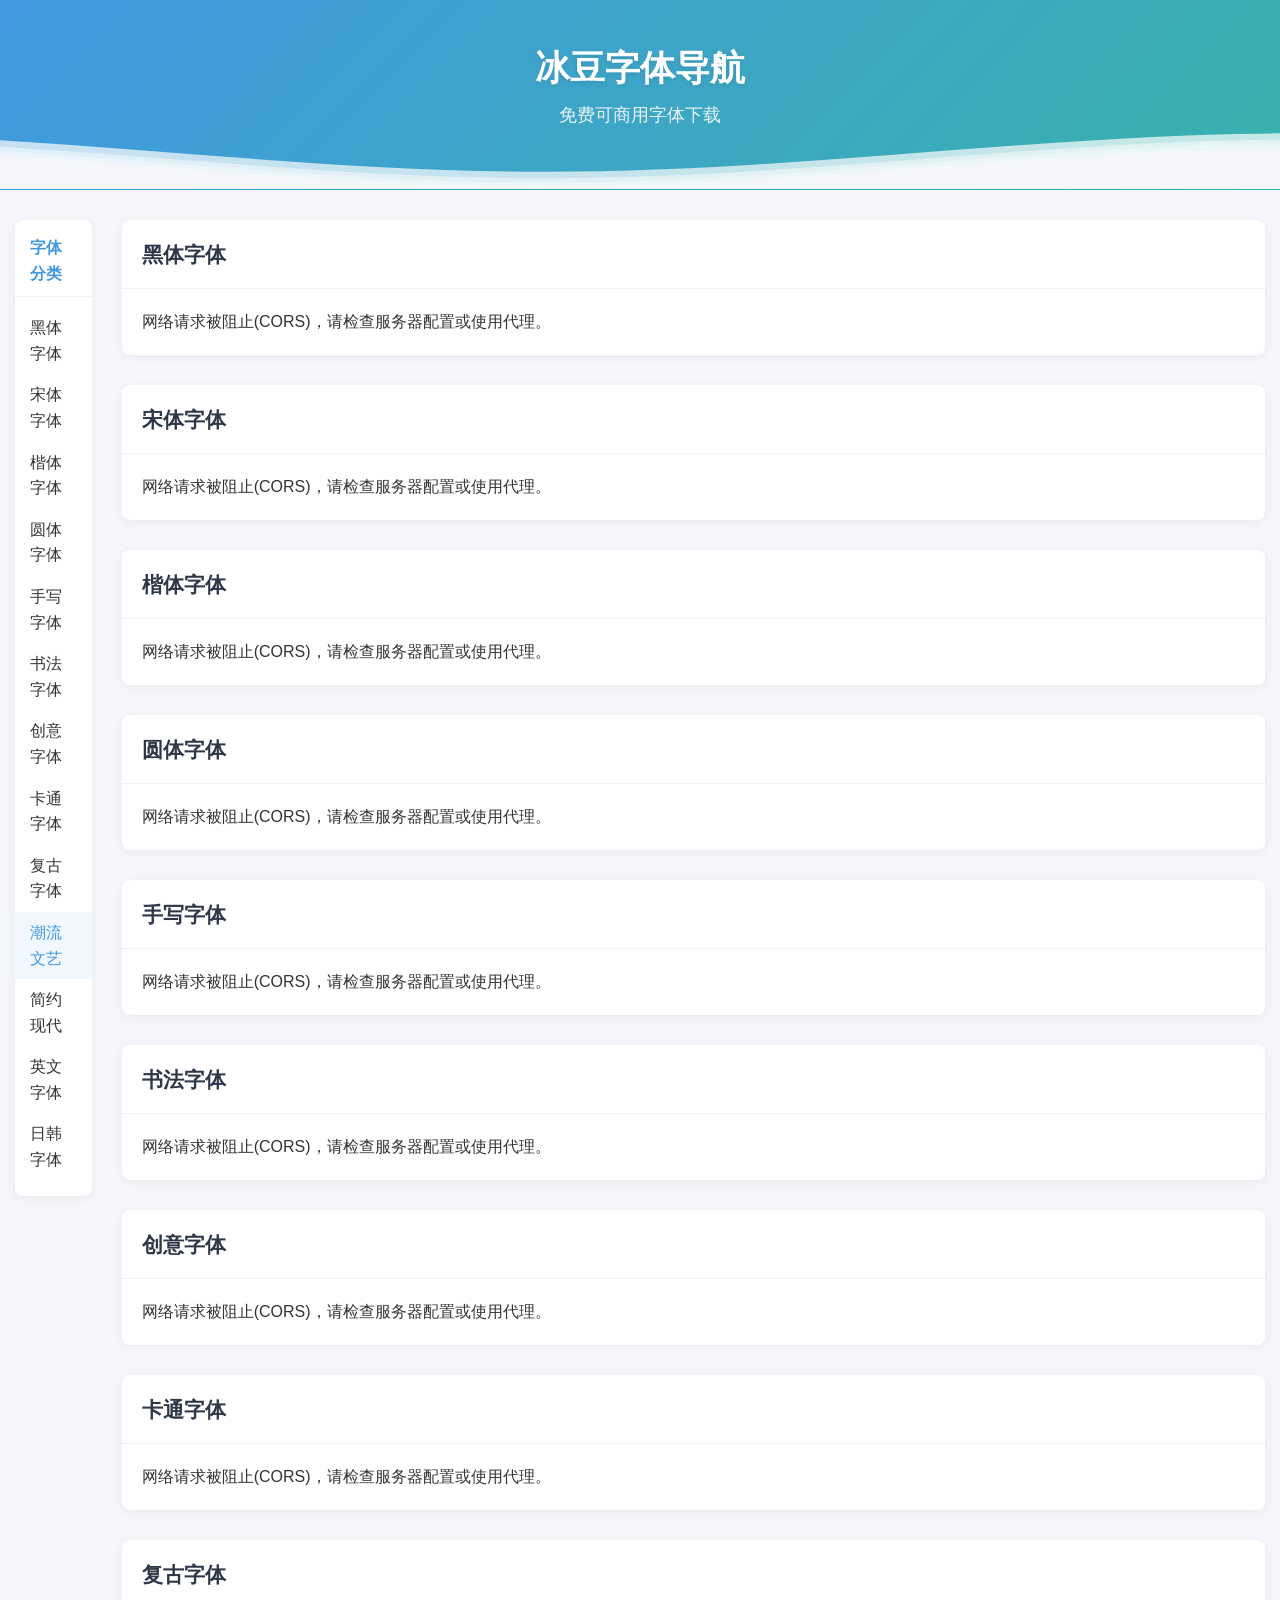
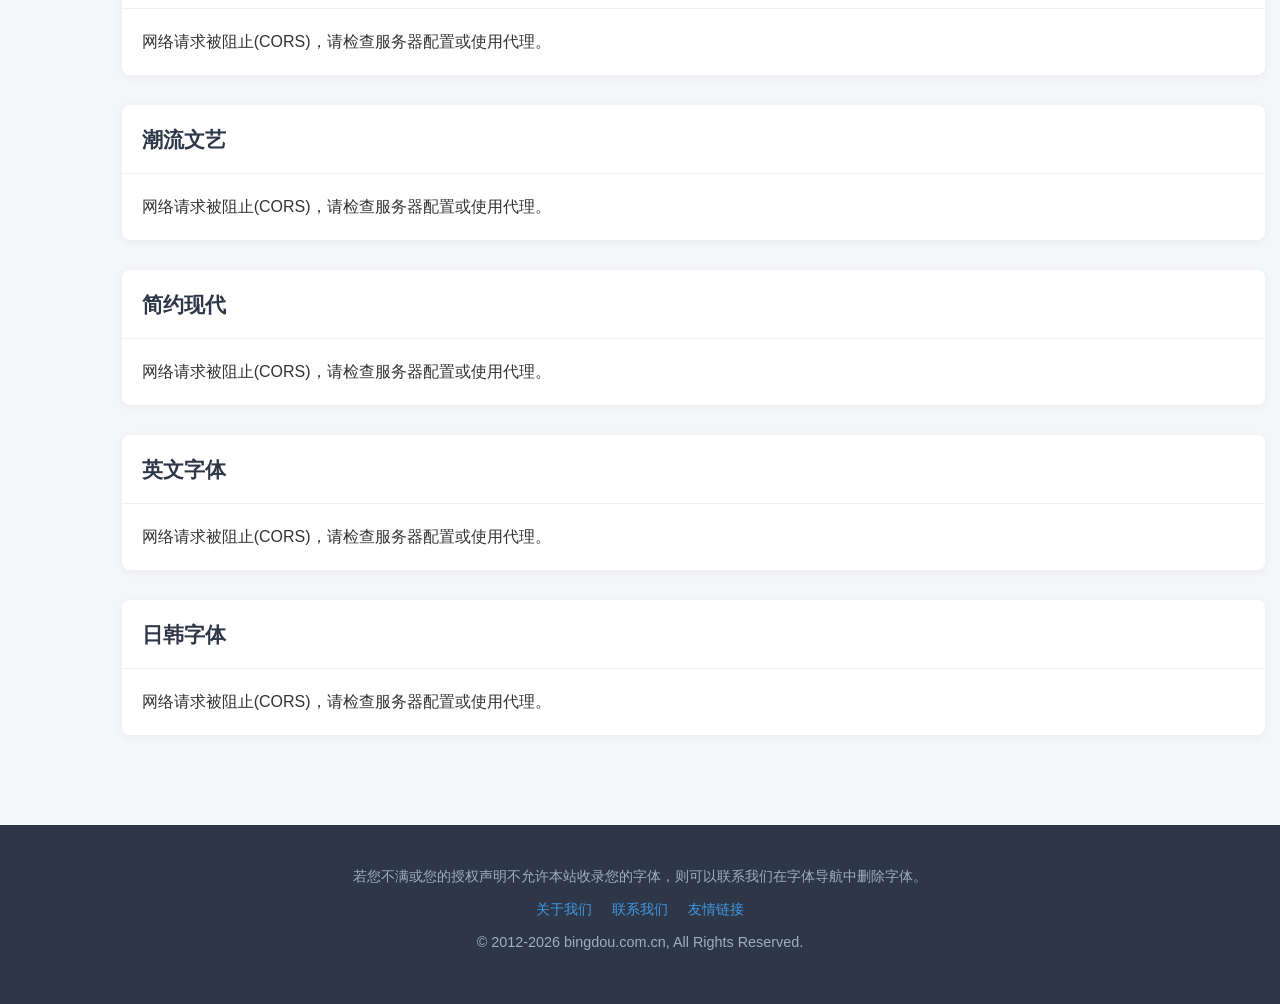
<file: index.html>
<!DOCTYPE html>
<html lang="zh-CN">
<head>
<meta charset="utf-8">
<meta name="viewport" content="width=device-width, initial-scale=1, user-scalable=no">
<meta http-equiv="X-UA-Compatible" content="ie=edge">
<title>冰豆字体导航 - 免费可商用字体下载</title>
<meta name="description" content="冰豆字体导航分享最新的免费可商用字体下载。">
<meta name="Keywords" content="字体下载,中文字体,英文字体,手写字体,免费字体下载,免费商用字体,免版权字体,无版权字体">
<style>
* {margin:0;padding:0;box-sizing:border-box;font-family:"Microsoft YaHei",sans-serif;}
body {background-color:#f5f6fa;color:#333;line-height:1.6;}
a {text-decoration:none;color:inherit;}
ul,ol,dl {list-style:none;}
.container {width:100%;max-width:1500px;margin:0 auto;padding:0 15px;}
.row {display:flex;flex-wrap:wrap;margin:0 -15px;}
.col-md-1,.col-md-11 {padding:0 15px;}
.col-md-1 {width:8.333%;}
.col-md-11 {width:91.666%;}
/*头部样式*/
.site-header {position:relative;background:linear-gradient(135deg,#4299e1,#38b2ac);color:#fff;text-align:center;padding-top:40px;overflow:hidden;}
.box-text h1 {font-size:2.2rem;margin-bottom:5px;text-shadow:0 2px 4px rgba(0,0,0,0.1);}
.box-text p {font-size:1.1rem;opacity:0.9;}
.waves {position:relative;width:100%;height:10vh;margin-bottom:-7px;min-height:60px;max-height:60px;}
.parallax > use {animation:move-forever 25s cubic-bezier(.55,.5,.45,.5) infinite;}
.parallax > use:nth-child(1) {animation-delay:-2s;animation-duration:7s;}
.parallax > use:nth-child(2) {animation-delay:-3s;animation-duration:10s;}
.parallax > use:nth-child(3) {animation-delay:-4s;animation-duration:13s;}
.parallax > use:nth-child(4) {animation-delay:-5s;animation-duration:20s;}
@keyframes move-forever {0% {transform:translate3d(-90px,0,0);}
100% {transform:translate3d(85px,0,0);}
}
@media (max-width:768px) {.waves {height:40px;min-height:40px;}
}
/*侧边栏样式*/
.sidebar {position:sticky;top:30px;align-self:flex-start;height:fit-content;}
.content-sidebar {background:#fff;border-radius:8px;box-shadow:0 2px 10px rgba(0,0,0,0.05);padding:15px 0;}
#goto dt {padding:0 15px 10px;border-bottom:1px solid #f0f0f0;margin-bottom:10px;font-weight:bold;color:#4299e1;}
#goto dd {padding:8px 15px;transition:all 0.3s ease;}
#goto dd:hover,#goto dd.current {background:#f0f7ff;color:#4299e1;}
#goto dd a {display:block;width:100%;}
/*主内容区样式*/
.content {padding:30px 0;}
.part-cat-block {background:#fff;border-radius:8px;box-shadow:0 2px 10px rgba(0,0,0,0.05);margin-bottom:30px;overflow:hidden;}
.c-title {padding:15px 20px;border-bottom:1px solid #f0f0f0;display:flex;justify-content:space-between;align-items:center;}
.c-title .l strong {font-size:1.3rem;color:#2d3748;}
.c-content {padding:20px;}
.c-loop.flex {display:flex;flex-wrap:wrap;gap:20px;}
.part-item-font {width:calc(16.666% - 17px);border:1px solid #f0f0f0;border-radius:8px;overflow:hidden;transition:all 0.3s ease;}
.part-item-font:hover {transform:translateY(-5px);box-shadow:0 5px 15px rgba(0,0,0,0.1);}
.item-thumb {width:100%;height:120px;background:#f8f9fa;display:flex;align-items:center;justify-content:center;}
.thumb-img img {width:100%;padding:0 10px;}
.item-title {padding:12px 10px 5px;font-size:1rem;font-weight:600;}
.item-desc {padding:0 10px 8px;font-size:0.85rem;color:#718096;display:-webkit-box;-webkit-line-clamp:2;-webkit-box-orient:vertical;overflow:hidden;}
.item-tag {padding:0 10px 12px;}
.tag {display:inline-block;padding:2px 8px;background:#e8f4f8;color:#4299e1;font-size:0.75rem;border-radius:12px;}
/*加载状态样式*/
.loading {width:100%;padding:60px 0;text-align:center;}
.loading-spinner {width:40px;height:40px;margin:0 auto 15px;border:4px solid #f0f7ff;border-top:4px solid #4299e1;border-radius:50%;animation:spin 1s linear infinite;}
@keyframes spin {0% {transform:rotate(0deg);}
100% {transform:rotate(360deg);}
}
.error,.no-results {width:100%;padding:60px 0;text-align:center;color:#718096;font-size:1rem;}
/*底部样式*/
.footer-copyright {background:#2d3748;color:#a0aec0;padding:40px 0;margin-top:30px;}
.footer-copyright .container p {text-align:center;margin-bottom:10px;font-size:0.9rem;}
.footer-copyright a {color:#4299e1;margin:0 8px;transition:color 0.3s ease;}
.footer-copyright a:hover {color:#38b2ac;}
/*响应式样式*/
@media (max-width:1200px) {.part-item-font {width:calc(20% - 16px);}
}
@media (max-width:992px) {.col-md-1 {width:100%;margin-bottom:20px;}
.col-md-11 {width:100%;}
.sidebar {position:static;top:auto;}
.part-item-font {width:calc(25% - 15px);}
}
@media (max-width:768px) {.box-text h1 {font-size:2rem;}
.part-item-font {width:calc(33.333% - 14px);}
}
@media (max-width:576px) {.part-item-font {width:calc(50% - 10px);}
.c-title .l strong {font-size:1.1rem;}
.footer-copyright .container p {font-size:0.8rem;}
}
</style>
</head>
<body>
<header class="site-header">
    <div class="box-text">
        <h1>冰豆字体导航</h1>
        <p>免费可商用字体下载</p>
    </div>
	<svg class="waves" xmlns="http://www.w3.org/2000/svg" xmlns:xlink="http://www.w3.org/1999/xlink" viewBox="0 24 150 28" preserveAspectRatio="none" shape-rendering="auto">
        <defs><path id="gentle-wave" d="M-160 44c30 0 58-18 88-18s 58 18 88 18 58-18 88-18 58 18 88 18 v44h-352z" /></defs>
        <g class="parallax">
            <use xlink:href="#gentle-wave" x="48" y="0" fill="rgba(255,255,255,0.7" />
            <use xlink:href="#gentle-wave" x="48" y="3" fill="rgba(255,255,255,0.5)" />
            <use xlink:href="#gentle-wave" x="48" y="5" fill="rgba(255,255,255,0.3)" />
            <use xlink:href="#gentle-wave" x="48" y="7" fill="#f5f6fa" />
        </g>
    </svg>
</header>
<!-- 内容区域 -->
<section class="content">
    <div class="container">
        <div class="row">
            <!-- 侧边栏导航 -->
            <div class="col-md-1 sidebar">
                <div class="content-sidebar">
                    <dl id="goto"></dl>
                </div>
            </div>

            <!-- 主内容区 -->
            <div class="col-md-11">
                <!-- 黑体字体 -->
                <div class="part-cat-block part-cat-block-font">
                    <h2 class="c-title part" id="black" data-title="黑体字体">
                        <div class="l"><strong>黑体字体</strong></div>
                        <div class="r"></div>
                    </h2>
                    <div class="c-content">
                        <div class="c-loop c-loop-font flex" id="heiti-container">
                            <div class="loading">
                                <div class="loading-spinner"></div>
                                <p>加载字体中...</p>
                            </div>
                        </div>
                    </div>
                </div>

                <!-- 宋体字体 -->
                <div class="part-cat-block part-cat-block-font">
                    <h2 class="c-title part" id="verdana" data-title="宋体字体">
                        <div class="l"><strong>宋体字体</strong></div>
                        <div class="r"></div>
                    </h2>
                    <div class="c-content">
                        <div class="c-loop c-loop-font flex" id="songti-container">
                            <div class="loading">
                                <div class="loading-spinner"></div>
                                <p>加载字体中...</p>
                            </div>
                        </div>
                    </div>
                </div>

                <!-- 楷体字体 -->
                <div class="part-cat-block part-cat-block-font">
                    <h2 class="c-title part" id="kaiti" data-title="楷体字体">
                        <div class="l"><strong>楷体字体</strong></div>
                        <div class="r"></div>
                    </h2>
                    <div class="c-content">
                        <div class="c-loop c-loop-font flex" id="kaiti-container">
                            <div class="loading">
                                <div class="loading-spinner"></div>
                                <p>加载字体中...</p>
                            </div>
                        </div>
                    </div>
                </div>

                <!-- 圆体字体 -->
                <div class="part-cat-block part-cat-block-font">
                    <h2 class="c-title part" id="yuanti" data-title="圆体字体">
                        <div class="l"><strong>圆体字体</strong></div>
                        <div class="r"></div>
                    </h2>
                    <div class="c-content">
                        <div class="c-loop c-loop-font flex" id="yuanti-container">
                            <div class="loading">
                                <div class="loading-spinner"></div>
                                <p>加载字体中...</p>
                            </div>
                        </div>
                    </div>
                </div>

                <!-- 手写字体 -->
                <div class="part-cat-block part-cat-block-font">
                    <h2 class="c-title part" id="shouxie" data-title="手写字体">
                        <div class="l"><strong>手写字体</strong></div>
                        <div class="r"></div>
                    </h2>
                    <div class="c-content">
                        <div class="c-loop c-loop-font flex" id="shouxieti-container">
                            <div class="loading">
                                <div class="loading-spinner"></div>
                                <p>加载字体中...</p>
                            </div>
                        </div>
                    </div>
                </div>

                <!-- 书法字体 -->
                <div class="part-cat-block part-cat-block-font">
                    <h2 class="c-title part" id="shufa" data-title="书法字体">
                        <div class="l"><strong>书法字体</strong></div>
                        <div class="r"></div>
                    </h2>
                    <div class="c-content">
                        <div class="c-loop c-loop-font flex" id="shufati-container">
                            <div class="loading">
                                <div class="loading-spinner"></div>
                                <p>加载字体中...</p>
                            </div>
                        </div>
                    </div>
                </div>

                <!-- 创意字体 -->
                <div class="part-cat-block part-cat-block-font">
                    <h2 class="c-title part" id="chuangyi" data-title="创意字体">
                        <div class="l"><strong>创意字体</strong></div>
                        <div class="r"></div>
                    </h2>
                    <div class="c-content">
                        <div class="c-loop c-loop-font flex" id="chuangyiti-container">
                            <div class="loading">
                                <div class="loading-spinner"></div>
                                <p>加载字体中...</p>
                            </div>
                        </div>
                    </div>
                </div>

                <!-- 卡通字体 -->
                <div class="part-cat-block part-cat-block-font">
                    <h2 class="c-title part" id="katong" data-title="卡通字体">
                        <div class="l"><strong>卡通字体</strong></div>
                        <div class="r"></div>
                    </h2>
                    <div class="c-content">
                        <div class="c-loop c-loop-font flex" id="katongti-container">
                            <div class="loading">
                                <div class="loading-spinner"></div>
                                <p>加载字体中...</p>
                            </div>
                        </div>
                    </div>
                </div>

                <!-- 复古字体 -->
                <div class="part-cat-block part-cat-block-font">
                    <h2 class="c-title part" id="fugu" data-title="复古字体">
                        <div class="l"><strong>复古字体</strong></div>
                        <div class="r"></div>
                    </h2>
                    <div class="c-content">
                        <div class="c-loop c-loop-font flex" id="fuguti-container">
                            <div class="loading">
                                <div class="loading-spinner"></div>
                                <p>加载字体中...</p>
                            </div>
                        </div>
                    </div>
                </div>

                <!-- 潮流文艺 -->
                <div class="part-cat-block part-cat-block-font">
                    <h2 class="c-title part" id="chaoliu" data-title="潮流文艺">
                        <div class="l"><strong>潮流文艺</strong></div>
                        <div class="r"></div>
                    </h2>
                    <div class="c-content">
                        <div class="c-loop c-loop-font flex" id="wenyiti-container">
                            <div class="loading">
                                <div class="loading-spinner"></div>
                                <p>加载字体中...</p>
                            </div>
                        </div>
                    </div>
                </div>

                <!-- 简约现代 -->
                <div class="part-cat-block part-cat-block-font">
                    <h2 class="c-title part" id="xiandai" data-title="简约现代">
                        <div class="l"><strong>简约现代</strong></div>
                        <div class="r"></div>
                    </h2>
                    <div class="c-content">
                        <div class="c-loop c-loop-font flex" id="xiandaiti-container">
                            <div class="loading">
                                <div class="loading-spinner"></div>
                                <p>加载字体中...</p>
                            </div>
                        </div>
                    </div>
                </div>

                <!-- 英文字体 -->
                <div class="part-cat-block part-cat-block-font">
                    <h2 class="c-title part" id="english" data-title="英文字体">
                        <div class="l"><strong>英文字体</strong></div>
                        <div class="r"></div>
                    </h2>
                    <div class="c-content">
                        <div class="c-loop c-loop-font flex" id="yingwenti-container">
                            <div class="loading">
                                <div class="loading-spinner"></div>
                                <p>加载字体中...</p>
                            </div>
                        </div>
                    </div>
                </div>

                <!-- 日韩字体 -->
                <div class="part-cat-block part-cat-block-font">
                    <h2 class="c-title part" id="tihan" data-title="日韩字体">
                        <div class="l"><strong>日韩字体</strong></div>
                        <div class="r"></div>
                    </h2>
                    <div class="c-content">
                        <div class="c-loop c-loop-font flex" id="rihanti-container">
                            <div class="loading">
                                <div class="loading-spinner"></div>
                                <p>加载字体中...</p>
                            </div>
                        </div>
                    </div>
                </div>

            </div>
        </div>
    </div>
</section>
<footer class="footer-copyright">
    <div class="container">
        <p>若您不满或您的授权声明不允许本站收录您的字体，则可以联系我们在字体导航中删除字体。</p>
        <p><span><a href="https://bingdou.cc/" rel="nofollow">关于我们</a></span> <span><a href="https://api.bingdou.com.cn/qq/im/?qq=77696199" rel="nofollow">联系我们</a></span> <span><a href="https://mail.qq.com/cgi-bin/qm_share?t=qm_mailme&email=77696199@qq.com" rel="nofollow">友情链接</a></span></p>
        <p>© 2012-<script>document.write((new Date).getFullYear())</script> bingdou.com.cn, All Rights Reserved.</p>
    </div>
</footer>
<script>
    // 字体分类配置（与接口ID对应）
    const fontCategories = [
        { id: 'heiti', name: '黑体字体', containerId: 'heiti-container', titleId: 'black' },
        { id: 'songti', name: '宋体字体', containerId: 'songti-container', titleId: 'verdana' },
        { id: 'kaiti', name: '楷体字体', containerId: 'kaiti-container', titleId: 'kaiti' },
        { id: 'yuanti', name: '圆体字体', containerId: 'yuanti-container', titleId: 'yuanti' },
        { id: 'shouxieti', name: '手写字体', containerId: 'shouxieti-container', titleId: 'shouxie' },
        { id: 'shufati', name: '书法字体', containerId: 'shufati-container', titleId: 'shufa' },
        { id: 'chuangyiti', name: '创意字体', containerId: 'chuangyiti-container', titleId: 'chuangyi' },
        { id: 'katongti', name: '卡通字体', containerId: 'katongti-container', titleId: 'katong' },
        { id: 'fuguti', name: '复古字体', containerId: 'fuguti-container', titleId: 'fugu' },
        { id: 'wenyiti', name: '潮流文艺', containerId: 'wenyiti-container', titleId: 'chaoliu' },
        { id: 'xiandaiti', name: '简约现代', containerId: 'xiandaiti-container', titleId: 'xiandai' },
        { id: 'yingwenti', name: '英文字体', containerId: 'yingwenti-container', titleId: 'english' },
        { id: 'rihanti', name: '日韩字体', containerId: 'rihanti-container', titleId: 'tihan' }
    ];

    // API基础URL
    const API_BASE = 'https://json.bingdou.com.cn/font/list/?id=';
    const DEFAULT_THUMB = 'https://gh.bingdou.com.cn/gh/yellowside/jquery/img/thumb.jpg';

    // 页面加载完成后执行
    document.addEventListener('DOMContentLoaded', () => {
        initApp();
    });

    // 初始化应用
    async function initApp() {
        generateSidebarNav();
        await loadAllFontCategories();
        initScrollHighlight();
    }

    // 生成侧边栏导航
    function generateSidebarNav() {
        const gotoContainer = document.getElementById('goto');
        if (!gotoContainer) return;

        const navHtml = ['<dt><span class="show-list">字体分类</span></dt>'];
        
        fontCategories.forEach(category => {
            navHtml.push(`
                <dd><a href="#${category.titleId}" class="auto-scroll" data-offset="-20">${category.name}</a></dd>
            `);
        });
        
        gotoContainer.innerHTML = navHtml.join('');
    }

    // 加载所有字体分类
    async function loadAllFontCategories() {
        const loadPromises = fontCategories.map(category => 
            loadFontCategory(category.id, category.containerId)
        );
        
        try {
            await Promise.all(loadPromises);
        } catch (error) {
            console.error('加载字体分类时出错:', error);
        }
    }

    // 加载单个字体分类数据
    async function loadFontCategory(categoryId, containerId) {
        const container = document.getElementById(containerId);
        if (!container) return;

        // 显示加载中状态
        container.innerHTML = '<div class="loading">正在加载...</div>';

        try {
            const response = await fetch(`${API_BASE}${categoryId}`);
            
            if (!response.ok) {
                throw new Error(`HTTP error! status: ${response.status}`);
            }
            
            const data = await response.json();
            
            // 调试信息：在控制台打印返回的数据，方便检查
            console.log(`API返回数据 (${categoryId}):`, data);
            
            // 更健壮的数据验证和渲染
            let fontList = [];
            if (data && data.data && Array.isArray(data.data.list)) {
                fontList = data.data.list;
            } else if (data && Array.isArray(data.list)) { // 兼容可能的数据结构
                fontList = data.list;
            }

            if (fontList.length > 0) {
                renderFontList(fontList, container);
            } else {
                // 如果数据为空或结构不符，显示无结果
                container.innerHTML = '<div class="no-results">暂无字体数据</div>';
            }

        } catch (error) {
            console.error(`加载${categoryId}字体失败:`, error);
            // 提供更详细的错误信息给用户
            let errorMessage = '加载数据失败，请检查网络连接或稍后重试。';
            if (error.message.includes('Failed to fetch')) {
                errorMessage = '网络请求被阻止(CORS)，请检查服务器配置或使用代理。';
            }
            container.innerHTML = `<div class="load-error">${errorMessage}</div>`;
        }
    }

    // 渲染字体列表
    function renderFontList(fonts, container) {
        const fragment = document.createDocumentFragment();
        
        fonts.forEach(font => {
            const fontItem = createFontItem(font);
            fragment.appendChild(fontItem);
        });
        
        container.innerHTML = '';
        container.appendChild(fragment);
    }

    // 创建字体项元素
    function createFontItem(font) {
        const fontItem = document.createElement('div');
        fontItem.className = 'part-item-font f-item p-item';
        
        const fontId = font.id || Math.random().toString(36).substr(2, 9);
        const imgSrc = font.img || DEFAULT_THUMB;
        const fontName = font.name || '未知字体';
        const fontDesc = font.desc || '暂无描述';
        const fontTag = font.tag || '免费商用';
        
        fontItem.innerHTML = `
            <a class="f-box" href="./show/?id=${fontId}" target="_blank">
                <div class="item-thumb bg-0">
                    <i class="thumb thumb-img">
                        <img src="${imgSrc}" alt="${fontName}" loading="lazy" />
                    </i>
                </div>
                <h3 class="item-title"><strong class="title">${fontName}</strong></h3>
                <div class="item-desc">${fontDesc}</div>
                <div class="item-tag"><span class="tag tag-914809d0">${fontTag}</span></div>
            </a>
        `;
        
        return fontItem;
    }

    // 初始化滚动高亮
    function initScrollHighlight() {
        const parts = document.querySelectorAll('.part');
        const navItems = document.querySelectorAll('#goto dd');
        
        if (!parts.length || !navItems.length) return;
        
        const throttledScroll = throttle(() => {
            const scrollTop = window.pageYOffset || document.documentElement.scrollTop;
            
            parts.forEach((part, index) => {
                const partTop = part.offsetTop - 50;
                const partBottom = partTop + part.offsetHeight;
                
                if (scrollTop >= partTop && scrollTop < partBottom) {
                    navItems.forEach(item => item.classList.remove('current'));
                    navItems[index]?.classList.add('current');
                }
            });
        }, 100);
        
        window.addEventListener('scroll', throttledScroll);
    }

    // 节流函数
    function throttle(func, delay) {
        let timeoutId;
        let lastExecTime = 0;
        
        return function(...args) {
            const currentTime = Date.now();
            
            if (currentTime - lastExecTime > delay) {
                func.apply(this, args);
                lastExecTime = currentTime;
            } else {
                clearTimeout(timeoutId);
                timeoutId = setTimeout(() => {
                    func.apply(this, args);
                    lastExecTime = Date.now();
                }, delay - (currentTime - lastExecTime));
            }
        };
    }
</script>
<script async src="https://019e8b56-6966-7b85-88bf-0d5f23893662.spst2.com/ustat.js"></script>
</body>
</html>
</file>
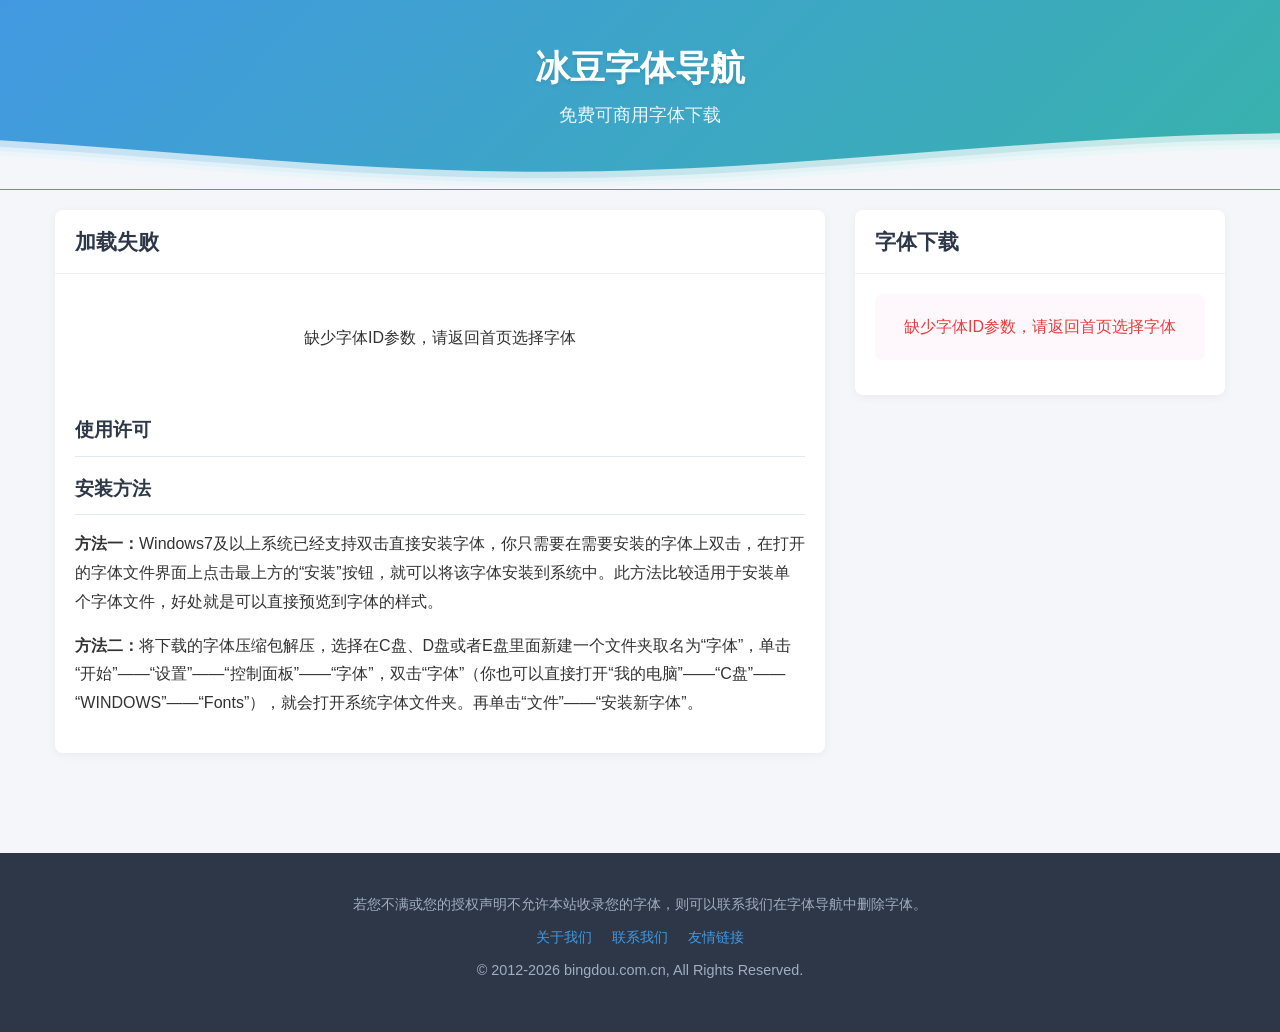
<file: show/index.html>
<!DOCTYPE html>
<html lang="zh-CN">
<head>
<meta charset="utf-8">
<meta name="viewport" content="width=device-width, initial-scale=1, user-scalable=no">
<meta http-equiv="X-UA-Compatible" content="ie=edge">
<title>字体详情 - 冰豆字体导航</title>
<meta name="description" content="免费可商用字体详情页，包含字体预览、下载和使用说明。">
<meta name="Keywords" content="字体详情,免费商用字体,字体下载,字体预览">
<style>
* {margin:0;padding:0;box-sizing:border-box;font-family:"Microsoft YaHei",sans-serif;}
body {background-color:#f5f6fa;color:#333;line-height:1.6;}
a {text-decoration:none;color:inherit;}
ul,ol {list-style:none;}
.container {width:100%;max-width:1200px;margin:0 auto;padding:0 15px;}
.btn {display:inline-block;padding:8px 20px;border-radius:4px;font-weight:600;text-align:center;transition:all 0.3s ease;border:none;cursor:pointer;}
.btn-primary {background:#4299e1;color:#fff;}
.btn-primary:hover {background:#38b2ac;transform:translateY(-2px);box-shadow:0 4px 8px rgba(66,153,225,0.2);}
.card {background:#fff;border-radius:8px;box-shadow:0 2px 10px rgba(0,0,0,0.05);overflow:hidden;margin-bottom:30px;}
.card-header {padding:15px 20px;border-bottom:1px solid #f0f0f0;}
.card-header h2 {font-size:1.3rem;color:#2d3748;}
.card-body {padding:20px;}
.text-muted {color:#718096;}
.tag {display:inline-block;padding:3px 10px;background:#e8f4f8;color:#4299e1;font-size:0.8rem;border-radius:12px;margin-right:8px;margin-bottom:8px;}
/* 头部样式*/
.site-header {position:relative;background:linear-gradient(135deg,#4299e1,#38b2ac);color:#fff;text-align:center;padding-top:40px;overflow:hidden;}
.box-text h1 {font-size:2.2rem;margin-bottom:5px;text-shadow:0 2px 4px rgba(0,0,0,0.1);}
.box-text p {font-size:1.1rem;opacity:0.9;}
.waves {position:relative;width:100%;height:10vh;margin-bottom:-7px;min-height:60px;max-height:60px;}
.parallax > use {animation:move-forever 25s cubic-bezier(.55,.5,.45,.5) infinite;}
.parallax > use:nth-child(1) {animation-delay:-2s;animation-duration:7s;}
.parallax > use:nth-child(2) {animation-delay:-3s;animation-duration:10s;}
.parallax > use:nth-child(3) {animation-delay:-4s;animation-duration:13s;}
.parallax > use:nth-child(4) {animation-delay:-5s;animation-duration:20s;}
@keyframes move-forever {0% {transform:translate3d(-90px,0,0);}
100% {transform:translate3d(85px,0,0);}
}
@media (max-width:768px) {.waves {height:40px;min-height:40px;}
}
/* 主内容区样式*/
.content {padding:20px 0 40px;}
.row {display:flex;flex-wrap:wrap;margin:0 -15px;}
.col-md-8,.col-md-4 {padding:0 15px;}
.col-md-8 {width:66.666%;}
.col-md-4 {width:33.333%;}
/* 详情介绍区*/
.detail-section h3 {font-size:1.2rem;margin-bottom:15px;color:#2d3748;padding-bottom:8px;border-bottom:1px solid #e2e8f0;}
.detail-content {line-height:1.8;font-size:1rem;}
.detail-content p {margin-bottom:15px;}
.detail-content img {max-width:100%;border-radius:8px;margin:15px 0;display:none;}
/* 下载区样式*/
.download-card {position:sticky;top:30px;}
.download-info {padding:15px;background:#f0f7ff;border-radius:8px;margin-bottom:20px;}
.download-info p {margin-bottom:10px;font-size:0.9rem;}
.download-btn {display:block;width:100%;padding:12px 0;font-size:1.1rem;margin-bottom:15px;}
.license-info {background:#f8fafc;padding:15px;border-radius:8px;border:1px solid #e2e8f0;}
.license-info h4 {margin-bottom:10px;font-size:1rem;color:#4a5568;}
.license-info ul {padding-left:20px;}
.license-info li {list-style:disc;margin-bottom:8px;font-size:0.9rem;}
/* 底部样式*/
.footer-copyright {background:#2d3748;color:#a0aec0;padding:40px 0;margin-top:30px;}
.footer-copyright .container p {text-align:center;margin-bottom:10px;font-size:0.9rem;}
.footer-copyright a {color:#4299e1;margin:0 8px;transition:color 0.3s ease;}
.footer-copyright a:hover {color:#38b2ac;}
/* 响应式样式*/
@media (max-width:992px) {.col-md-8,.col-md-4 {width:100%;}
.col-md-4 {margin-top:30px;}
}
@media (max-width:768px) {.box-text h1 {font-size:1.8rem;}
}
@media (max-width:576px) {.card-body {padding:15px;}
}
/* 新增：加载动画样式 */
.loading {text-align:center;padding:30px 0;}
.loading-spinner {display:inline-block;width:40px;height:40px;border:4px solid rgba(66,153,225,0.2);border-top-color:#4299e1;border-radius:50%;animation:spin 1s linear infinite;margin-bottom:15px;}
@keyframes spin {to {transform:rotate(360deg);}
}
/* 新增：错误提示样式 */
.error {text-align:center;color:#e53e3e;padding:20px;background:#fef7fb;border-radius:8px;margin-bottom:15px;}
</style>
</head>
<body>
<header class="site-header">
    <div class="box-text">
        <h1>冰豆字体导航</h1>
        <p>免费可商用字体下载</p>
    </div>
    <svg class="waves" xmlns="http://www.w3.org/2000/svg" xmlns:xlink="http://www.w3.org/1999/xlink" viewBox="0 24 150 28" preserveAspectRatio="none" shape-rendering="auto">
        <defs>
            <path id="gentle-wave" d="M-160 44c30 0 58-18 88-18s 58 18 88 18 58-18 88-18 58 18 88 18 v44h-352z" />
        </defs>
        <g class="parallax">
            <use xlink:href="#gentle-wave" x="48" y="0" fill="rgba(255,255,255,0.7" />
            <use xlink:href="#gentle-wave" x="48" y="3" fill="rgba(255,255,255,0.5)" />
            <use xlink:href="#gentle-wave" x="48" y="5" fill="rgba(255,255,255,0.3)" />
            <use xlink:href="#gentle-wave" x="48" y="7" fill="#f5f6fa" />
        </g>
    </svg>
</header>
<!-- 内容区域 -->
<section class="content">
    <div class="container">
        <div class="row">
            <!-- 左侧主内容 -->
            <div class="col-md-8">
                <!-- 字体详情介绍 -->
                <div class="card detail-section">
                    <div class="card-header">
                        <h2 id="fontName">字体详情</h2>
                    </div>
                    <div class="card-body">
                        <div class="detail-content">
                            <div class="loading" id="imageLoading">
                                <div class="loading-spinner"></div>
                                <p>加载字体预览中...</p>
                            </div>
                            <img id="fontImage" alt="字体预览" style="margin:0 auto;">
                            <p id="fontDescription" style="text-indent:2em;line-height:30px"></p>
                            <h3>使用许可</h3>
                            <p id="fontLicense">加载中...</p>
                            <h3>安装方法</h3>
                            <p><strong>方法一：</strong>Windows7及以上系统已经支持双击直接安装字体，你只需要在需要安装的字体上双击，在打开的字体文件界面上点击最上方的“安装”按钮，就可以将该字体安装到系统中。此方法比较适用于安装单个字体文件，好处就是可以直接预览到字体的样式。</p>
                            <p><strong>方法二：</strong>将下载的字体压缩包解压，选择在C盘、D盘或者E盘里面新建一个文件夹取名为“字体”，单击“开始”——“设置”——“控制面板”——“字体”，双击“字体”（你也可以直接打开“我的电脑”——“C盘”——“WINDOWS”——“Fonts”），就会打开系统字体文件夹。再单击“文件”——“安装新字体”。</p>
                        </div>
                    </div>
                </div>
            </div>

            <!-- 右侧下载区 -->
            <div class="col-md-4">
                <div class="card download-card">
                    <div class="card-header">
                        <h2>字体下载</h2>
                    </div>
                    <div class="card-body" id="downloadList">
                        <div class="loading">
                            <div class="loading-spinner"></div>
                            <p>加载下载链接中...</p>
                        </div>
                        <a href="https://tao.bingdou.com.cn/" title="品牌福利" target="_blank" class="btn btn-primary download-btn">品牌福利</a>
                        <p><script type="text/javascript" language="javascript" charset="utf-8" src="https://niu.415677.com/bzqm/vip.php?s=1&spread=tui&dhid=3667"></script></p>
                    </div>
                </div>
            </div>
            
        </div>
    </div>
</section>
<footer class="footer-copyright">
    <div class="container">
        <p>若您不满或您的授权声明不允许本站收录您的字体，则可以联系我们在字体导航中删除字体。</p>
        <p><span><a href="https://bingdou.cc/" rel="nofollow">关于我们</a></span> <span><a href="https://api.bingdou.com.cn/qq/im/?qq=77696199" rel="nofollow">联系我们</a></span> <span><a href="https://mail.qq.com/cgi-bin/qm_share?t=qm_mailme&email=77696199@qq.com" rel="nofollow">友情链接</a></span></p>
        <p>© 2012-<script>document.write(new Date().getFullYear())</script> bingdou.com.cn, All Rights Reserved.</p>
    </div>
</footer>
<script>
// 页面初始化函数
document.addEventListener('DOMContentLoaded', function() {
    // 获取URL参数
    const urlParams = new URLSearchParams(window.location.search);
    const fontId = urlParams.get('id');
    
    if (!fontId) {
        showError('缺少字体ID参数，请返回首页选择字体');
        return;
    }
    
    // 加载字体数据
    loadFontData(fontId);
});

/**
 * 加载字体数据
 * @param {string} fontId - 字体ID
 */
async function loadFontData(fontId) {
    try {
        // 发起请求
        const response = await fetch(`https://json.bingdou.com.cn/font/?id=${fontId}`);
        
        // 检查响应状态
        if (!response.ok) {
            throw new Error(`请求失败，状态码：${response.status}`);
        }
        
        const data = await response.json();
        
        // 验证数据格式
        if (!data || typeof data !== 'object') {
            throw new Error('返回数据格式异常');
        }
        
        // 更新页面信息
        updatePageInfo(data);
        
    } catch (error) {
        console.error('加载字体数据失败:', error);
        showError(`加载失败：${error.message}，请稍后重试`);
    }
}

/**
 * 更新页面信息
 * @param {object} data - 字体数据
 */
function updatePageInfo(data) {
    // 更新标题和面包屑
    document.title = `${data.name || '未知字体'} - 冰豆字体导航`;
    document.getElementById('fontName').textContent = `「${data.name || '未知字体'}」字体详情`;
    
    // 更新简介和授权信息
    document.getElementById('fontDescription').textContent = data.jianjie || '暂无字体简介';
    document.getElementById('fontLicense').textContent = data.xuke || '请参考字体文件内的授权说明';
    
    // 加载字体预览图
    loadFontImage(data.img, data.name);
    
    // 渲染下载链接
    renderDownloadLinks(data.data?.list || []);
}

/**
 * 加载字体预览图
 * @param {string} imgUrl - 图片地址
 * @param {string} fontName - 字体名称
 */
function loadFontImage(imgUrl, fontName) {
    const img = document.getElementById('fontImage');
    const loading = document.getElementById('imageLoading');
    
    if (!imgUrl) {
        loading.innerHTML = '<p>暂无字体预览图</p>';
        return;
    }
    
    // 图片加载成功
    img.onload = function() {
        loading.style.display = 'none';
        img.style.display = 'block';
    };
    
    // 图片加载失败
    img.onerror = function() {
        loading.innerHTML = '<p>预览图加载失败</p>';
    };
    
    img.src = imgUrl;
    img.alt = fontName || '字体预览';
}

/**
 * 渲染下载链接
 * @param {array} links - 下载链接列表
 */
function renderDownloadLinks(links) {
    const container = document.getElementById('downloadList');
    const loading = container.querySelector('.loading');
    
    // 隐藏加载状态
    loading.style.display = 'none';
    
    if (!links.length) {
        container.insertAdjacentHTML('afterbegin', '<div class="error">暂无可用下载链接</div>');
        return;
    }
    
    // 生成下载按钮
    links.forEach((link, index) => {
        // 跳过无效链接
        if (!link.down_url || !link.line) return;
        
        const btnHtml = `
            <a href="${link.down_url}" title="点击下载：${link.line}" target="_blank" class="btn btn-primary download-btn">${link.line}</a>
        `;
        container.insertAdjacentHTML('afterbegin', btnHtml);
    });
}

/**
 * 显示错误信息
 * @param {string} message - 错误信息
 */
function showError(message) {
    // 更新面包屑错误提示
    document.getElementById('fontName').textContent = '加载失败';
    
    // 更新下载区错误提示
    const downloadList = document.getElementById('downloadList');
    downloadList.innerHTML = `<div class="error">${message}</div>`;
    
    // 更新简介区
    document.getElementById('fontDescription').textContent = '';
    document.getElementById('fontLicense').textContent = '';
    
    // 更新图片加载区
    document.getElementById('imageLoading').innerHTML = `<p>${message}</p>`;
}
</script>
<script async src="https://019e8b56-6966-7b85-88bf-0d5f23893662.spst2.com/ustat.js"></script>
</body>
</html>
</file>
